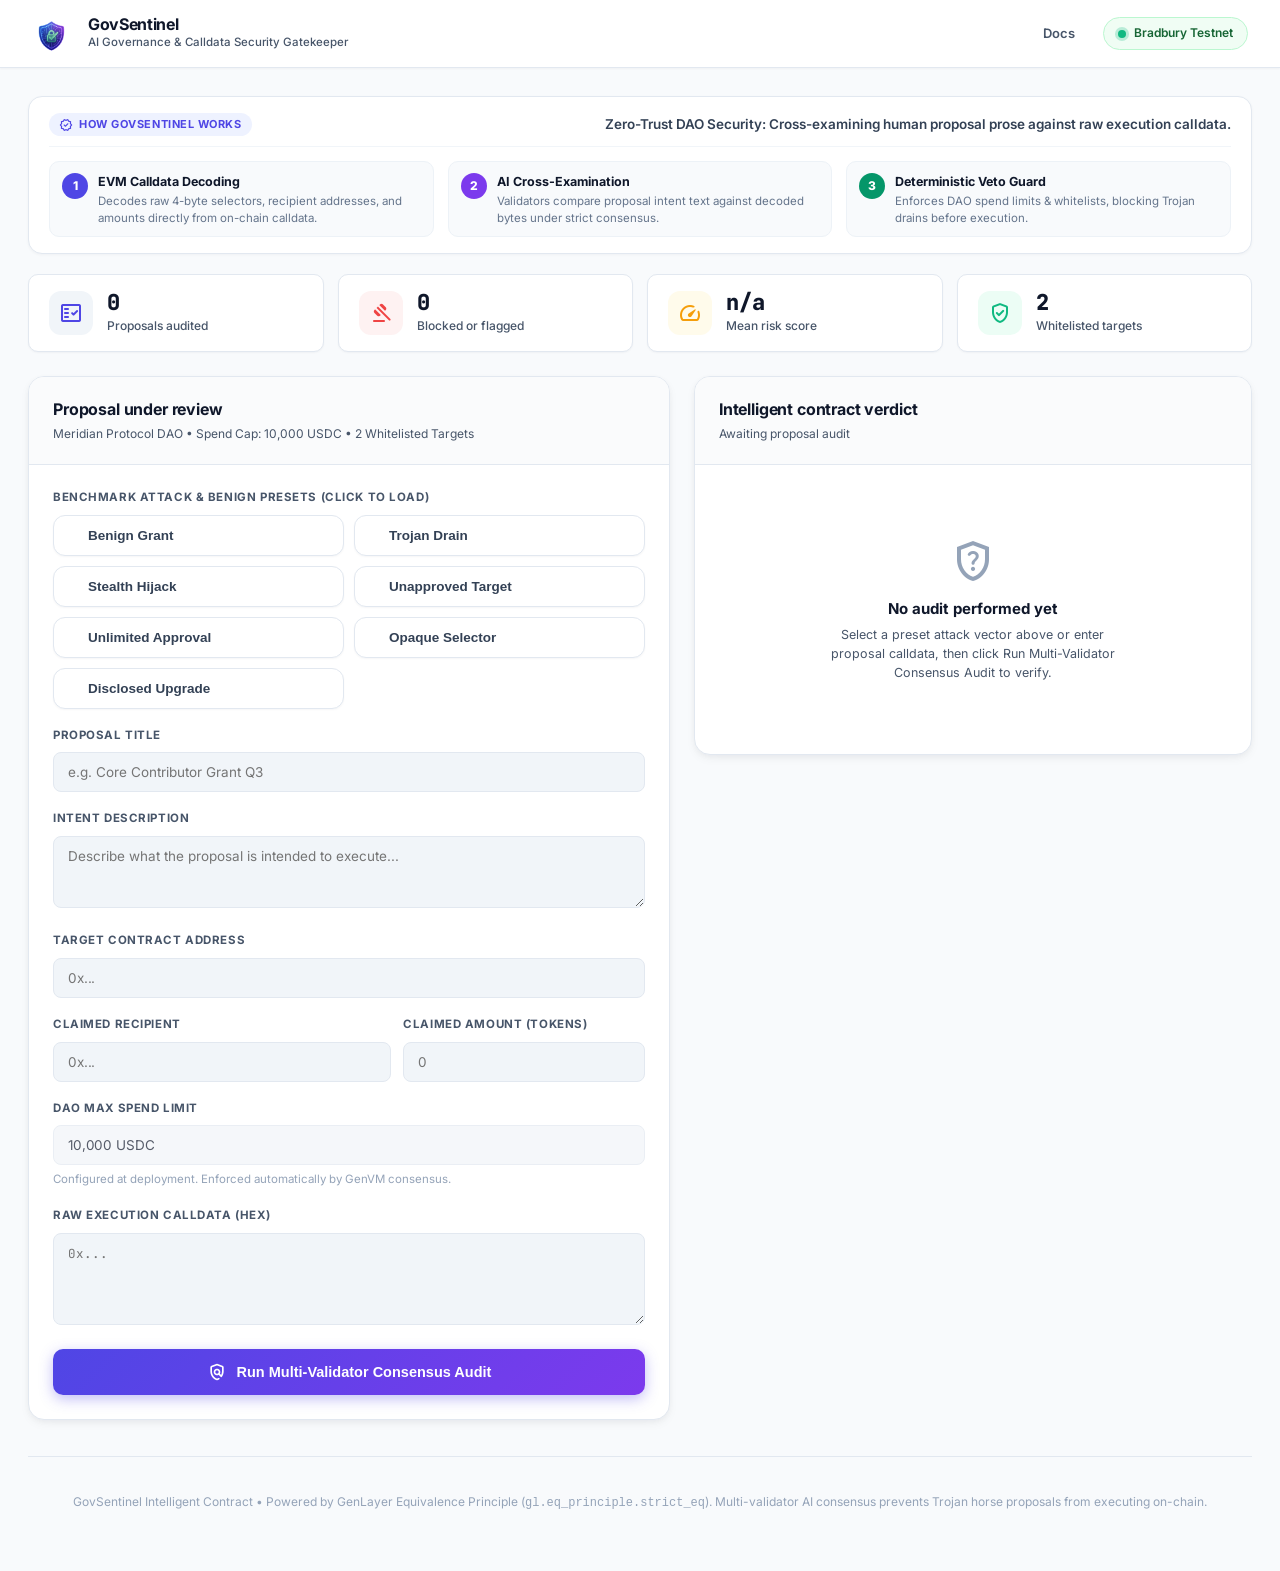
<file: index.html>
﻿<!DOCTYPE html>
<html lang="en">
<head>
  <meta charset="utf-8">
  <title>GovSentinel | Governance Security Console</title>
  <meta http-equiv="refresh" content="0; url=frontend/">
  <link rel="canonical" href="frontend/">
</head>
<body>
  <p>Redirecting to <a href="frontend/">GovSentinel Console</a>...</p>
  <script>window.location.replace("frontend/");</script>
</body>
</html>
</file>
<file: frontend/styles/main.css>
﻿:root {
  --bg: #f8fafc;
  --surface: #ffffff;
  --surface-sunken: #f1f5f9;
  --border: #e2e8f0;
  --border-strong: #cbd5e1;
  --ink: #0f172a;
  --ink-soft: #475569;
  --ink-faint: #94a3b8;

  --brand: #4f46e5;
  --brand-soft: #eef2ff;
  --brand-gradient: linear-gradient(135deg, #4f46e5 0%, #7c3aed 100%);

  --pass: #10b981;
  --veto: #ef4444;
  --flag: #f59e0b;
  --pass-soft: #ecfdf5;
  --veto-soft: #fef2f2;
  --flag-soft: #fffbeb;

  --radius: 16px;
  --radius-sm: 10px;
  --shadow-sm: 0 1px 2px rgba(15, 23, 42, .04);
  --shadow: 0 4px 12px -2px rgba(15, 23, 42, .06), 0 2px 6px -1px rgba(15, 23, 42, .04);
  --shadow-hover: 0 12px 24px -4px rgba(15, 23, 42, .10), 0 4px 8px -2px rgba(15, 23, 42, .05);
  --ease: cubic-bezier(.22, .61, .36, 1);

  --sans: "Inter", -apple-system, BlinkMacSystemFont, "Segoe UI", Roboto, sans-serif;
  --mono: "JetBrains Mono", ui-monospace, "SF Mono", Menlo, Consolas, monospace;

  color-scheme: light;
}

html {
  scroll-behavior: smooth;
  -webkit-overflow-scrolling: touch;
}

*, *::before, *::after { box-sizing: border-box; }

body {
  margin: 0;
  background: var(--bg);
  color: var(--ink);
  font-family: var(--sans);
  font-size: 14px;
  line-height: 1.55;
  -webkit-font-smoothing: antialiased;
}

.material-symbols-rounded {
  font-family: "Material Symbols Rounded", sans-serif;
  font-variation-settings: "FILL" 0, "wght" 400, "GRAD" 0, "opsz" 24;
  font-size: 20px;
  line-height: 1;
  user-select: none;
}

.mono { font-family: var(--mono); font-size: 12.5px; letter-spacing: -.01em; }

/* Navbar */
.navbar {
  display: flex;
  align-items: center;
  justify-content: space-between;
  height: 68px;
  padding: 0 32px;
  background: var(--surface);
  border-bottom: 1px solid var(--border);
  position: sticky;
  top: 0;
  z-index: 40;
  box-shadow: var(--shadow-sm);
}

.brand {
  display: flex;
  align-items: center;
  gap: 14px;
}

.brand-mark {
  width: 38px;
  height: 38px;
  border-radius: 10px;
  background: var(--brand-gradient);
  color: #ffffff;
  display: flex;
  align-items: center;
  justify-content: center;
  box-shadow: 0 4px 10px rgba(79, 70, 229, 0.3);
}

.brand-mark svg {
  width: 22px;
  height: 22px;
}

.brand-text {
  display: flex;
  flex-direction: column;
}

.brand-text strong {
  font-size: 16px;
  font-weight: 700;
  letter-spacing: -.02em;
  color: var(--ink);
  line-height: 1.2;
}

.brand-text small {
  font-size: 11.5px;
  color: var(--ink-soft);
  font-weight: 500;
}

.navbar-right {
  display: flex;
  align-items: center;
  gap: 16px;
}

.nav-link {
  font-size: 13px;
  font-weight: 600;
  color: var(--ink-soft);
  text-decoration: none;
  padding: 6px 12px;
  border-radius: var(--radius-sm);
  transition: all .15s ease;
}

.nav-link:hover {
  background: var(--surface-sunken);
  color: var(--brand);
}

.chain-badge {
  display: inline-flex;
  align-items: center;
  gap: 8px;
  padding: 6px 14px;
  background: #f0fdf4;
  border: 1px solid #bbf7d0;
  color: #166534;
  border-radius: 9999px;
  font-size: 12px;
  font-weight: 600;
}

.pulse {
  width: 8px;
  height: 8px;
  border-radius: 50%;
  background: var(--pass);
  box-shadow: 0 0 0 3px rgba(16, 185, 129, 0.25);
  animation: pulse-ring 2s infinite;
}

@keyframes pulse-ring {
  0% { transform: scale(0.95); box-shadow: 0 0 0 0 rgba(16, 185, 129, 0.4); }
  70% { transform: scale(1); box-shadow: 0 0 0 6px rgba(16, 185, 129, 0); }
  100% { transform: scale(0.95); box-shadow: 0 0 0 0 rgba(16, 185, 129, 0); }
}

.shell {
  max-width: 1340px;
  margin: 0 auto;
  padding: 28px 28px 48px;
}

/* How It Works Section */
.how-section {
  background: linear-gradient(180deg, #ffffff 0%, #f8fafc 100%);
  border: 1px solid var(--border);
  border-radius: var(--radius);
  padding: 32px 28px;
  margin-bottom: 24px;
  box-shadow: var(--shadow);
}

.how-header {
  text-align: center;
  max-width: 680px;
  margin: 0 auto 28px;
}

.badge-pill {
  display: inline-block;
  padding: 4px 12px;
  background: var(--brand-soft);
  color: var(--brand);
  font-size: 11px;
  font-weight: 700;
  letter-spacing: .06em;
  text-transform: uppercase;
  border-radius: 9999px;
  margin-bottom: 8px;
}

.how-header h2 {
  margin: 0 0 8px;
  font-size: 22px;
  font-weight: 800;
  letter-spacing: -.02em;
  color: var(--ink);
}

.how-header p {
  margin: 0;
  font-size: 13.5px;
  color: var(--ink-soft);
}

.how-grid {
  display: grid;
  grid-template-columns: repeat(3, 1fr);
  gap: 18px;
}

.how-card {
  background: var(--surface);
  border: 1px solid var(--border);
  border-radius: var(--radius-sm);
  padding: 22px;
  box-shadow: var(--shadow-sm);
  transition: all .2s var(--ease);
  display: flex;
  flex-direction: column;
}

.how-card:hover {
  transform: translateY(-3px);
  box-shadow: var(--shadow-hover);
  border-color: var(--border-strong);
}

.card-top {
  display: flex;
  align-items: center;
  justify-content: space-between;
  margin-bottom: 16px;
}

.bubble-num {
  font-size: 13px;
  font-weight: 800;
  font-family: var(--mono);
  color: var(--ink-faint);
  background: var(--surface-sunken);
  padding: 4px 10px;
  border-radius: 8px;
  border: 1px solid var(--border);
}

.icon-wrap {
  width: 40px;
  height: 40px;
  border-radius: 12px;
  display: flex;
  align-items: center;
  justify-content: center;
}

.icon-blue { background: #eff6ff; color: #2563eb; }
.icon-purple { background: #f5f3ff; color: #7c3aed; }
.icon-green { background: #ecfdf5; color: #059669; }

.icon-wrap .material-symbols-rounded {
  font-size: 22px;
}

.how-card h3 {
  margin: 0 0 8px;
  font-size: 15px;
  font-weight: 700;
  color: var(--ink);
  letter-spacing: -.01em;
}

.how-card p {
  margin: 0;
  font-size: 12.5px;
  color: var(--ink-soft);
  line-height: 1.5;
}

/* Metrics */
.metrics {
  display: grid;
  grid-template-columns: repeat(4, 1fr);
  gap: 14px;
  margin-bottom: 24px;
}

.metric {
  display: flex;
  align-items: center;
  gap: 14px;
  background: var(--surface);
  border: 1px solid var(--border);
  border-radius: var(--radius-sm);
  padding: 16px 20px;
  box-shadow: var(--shadow-sm);
}

.metric-icon {
  width: 44px;
  height: 44px;
  border-radius: 12px;
  background: var(--surface-sunken);
  color: var(--brand);
  display: flex;
  align-items: center;
  justify-content: center;
  font-size: 24px;
  flex-shrink: 0;
}

.metric-icon.is-veto { background: var(--veto-soft); color: var(--veto); }
.metric-icon.is-risk { background: var(--flag-soft); color: var(--flag); }
.metric-icon.is-ok { background: var(--pass-soft); color: var(--pass); }

.metric-value {
  margin: 0;
  font-size: 22px;
  font-weight: 800;
  font-family: var(--mono);
  color: var(--ink);
  line-height: 1.1;
}

.metric-label {
  margin: 2px 0 0;
  font-size: 12px;
  color: var(--ink-soft);
  font-weight: 500;
}

/* Workspace */
.workspace {
  display: grid;
  grid-template-columns: 1.15fr 1fr;
  gap: 24px;
  align-items: start;
}

.panel {
  background: var(--surface);
  border: 1px solid var(--border);
  border-radius: var(--radius);
  box-shadow: var(--shadow);
  overflow: hidden;
}

.panel-head {
  padding: 20px 24px;
  border-bottom: 1px solid var(--border);
  background: #fafbfc;
}

.panel-head h2 {
  margin: 0 0 3px;
  font-size: 16px;
  font-weight: 700;
  letter-spacing: -.01em;
  color: var(--ink);
}

.panel-sub {
  margin: 0;
  font-size: 12px;
  color: var(--ink-soft);
}

.panel-body {
  padding: 24px;
}

/* Presets - Original 2-Column Card Design */
.field {
  margin-bottom: 18px;
}

.field-label {
  display: block;
  font-size: 11.5px;
  font-weight: 700;
  color: var(--ink-soft);
  text-transform: uppercase;
  letter-spacing: .05em;
  margin-bottom: 8px;
}

.presets {
  display: grid;
  grid-template-columns: 1fr 1fr;
  gap: 10px;
}

.preset-btn, .preset {
  display: flex;
  align-items: center;
  gap: 10px;
  padding: 12px 16px;
  background: #ffffff;
  border: 1.5px solid #e2e8f0;
  border-radius: 12px;
  font-size: 13.5px;
  font-weight: 700;
  color: #334155;
  cursor: pointer;
  text-align: left;
  box-shadow: 0 1px 2px rgba(15, 23, 42, 0.04);
  transition: all .15s ease;
}

.preset-btn:hover, .preset:hover {
  background: #f8fafc;
  border-color: #cbd5e1;
}

.preset-btn.active, .preset.active, .preset-btn.is-active, .preset.is-active {
  background: #eef2ff;
  border-color: #4f46e5;
  color: #4f46e5;
  box-shadow: 0 0 0 1px #4f46e5;
}

.preset-dot {
  width: 8px;
  height: 8px;
  border-radius: 50%;
  flex-shrink: 0;
}

.preset-dot.pass { background: #10b981; }
.preset-dot.veto { background: #ef4444; }
.preset-dot.flag { background: #f59e0b; }
/* Inputs */
input[type="text"], input[type="number"], textarea {
  width: 100%;
  padding: 11px 14px;
  background: var(--surface-sunken);
  border: 1px solid var(--border);
  border-radius: 8px;
  font-family: inherit;
  font-size: 13.5px;
  color: var(--ink);
  transition: all .15s ease;
}

input:focus, textarea:focus {
  outline: none;
  background: #ffffff;
  border-color: var(--brand);
  box-shadow: 0 0 0 3px rgba(79, 70, 229, 0.12);
}

input:disabled {
  opacity: 0.7;
  cursor: not-allowed;
  background: #f1f5f9;
}

.field-row {
  display: grid;
  grid-template-columns: 1.4fr 1fr;
  gap: 12px;
}

.field-note {
  margin: 6px 0 0;
  font-size: 11.5px;
  color: var(--ink-faint);
}

.field-note.is-bad { color: var(--veto); font-weight: 500; }
.field-note.is-ok { color: var(--pass); font-weight: 500; }

.run-button {
  width: 100%;
  padding: 13px 20px;
  background: var(--brand-gradient);
  color: #ffffff;
  border: none;
  border-radius: 10px;
  font-size: 14.5px;
  font-weight: 700;
  cursor: pointer;
  display: flex;
  align-items: center;
  justify-content: center;
  gap: 10px;
  box-shadow: 0 4px 14px rgba(79, 70, 229, 0.35);
  transition: all .2s ease;
  margin-top: 10px;
}

.run-button:hover {
  transform: translateY(-1px);
  box-shadow: 0 6px 20px rgba(79, 70, 229, 0.45);
}

.run-button:disabled {
  opacity: 0.6;
  cursor: wait;
  transform: none;
}

/* Results & Verdict */
.empty-state {
  text-align: center;
  padding: 48px 24px;
}

.empty-icon {
  font-size: 48px;
  color: var(--ink-faint);
  margin-bottom: 12px;
}

.empty-title {
  margin: 0 0 6px;
  font-size: 15px;
  font-weight: 700;
  color: var(--ink);
}

.empty-copy {
  margin: 0 auto;
  max-width: 320px;
  font-size: 12.5px;
  color: var(--ink-soft);
  line-height: 1.5;
}

.verdict {
  display: flex;
  align-items: center;
  gap: 16px;
  padding: 16px 20px;
  border-radius: var(--radius-sm);
  margin-bottom: 20px;
  border: 1px solid transparent;
}

.verdict.is-passed {
  background: var(--pass-soft);
  border-color: #a7f3d0;
  color: #065f46;
}

.verdict.is-vetoed {
  background: var(--veto-soft);
  border-color: #fecaca;
  color: #991b1b;
}

.verdict.is-flagged {
  background: var(--flag-soft);
  border-color: #fde68a;
  color: #92400e;
}

.verdict-icon {
  font-size: 28px;
}

.verdict-status {
  margin: 0;
  font-size: 18px;
  font-weight: 800;
  letter-spacing: .04em;
}

.verdict-summary {
  margin: 2px 0 0;
  font-size: 12px;
  opacity: 0.9;
}

/* Gauge */
.gauge-row {
  display: grid;
  grid-template-columns: 140px 1fr;
  gap: 20px;
  align-items: center;
  background: var(--surface-sunken);
  border: 1px solid var(--border);
  border-radius: var(--radius-sm);
  padding: 16px;
  margin-bottom: 20px;
}

.gauge-wrap {
  position: relative;
  width: 140px;
  height: 140px;
}

.gauge {
  width: 100%;
  height: 100%;
  transform: rotate(-90deg);
}

.gauge-track {
  fill: none;
  stroke: var(--border);
  stroke-width: 10;
}

.gauge-arc {
  fill: none;
  stroke: var(--pass);
  stroke-width: 10;
  stroke-linecap: round;
  stroke-dasharray: 377;
  stroke-dashoffset: 377;
  transition: stroke-dashoffset .8s var(--ease), stroke .4s ease;
}

.gauge-center {
  position: absolute;
  top: 0; left: 0; right: 0; bottom: 0;
  display: flex;
  flex-direction: column;
  align-items: center;
  justify-content: center;
}

.gauge-value {
  font-size: 28px;
  font-weight: 800;
  font-family: var(--mono);
  color: var(--ink);
  line-height: 1;
}

.gauge-max {
  font-size: 11px;
  font-weight: 600;
  color: var(--ink-faint);
  margin-top: 2px;
}

.gauge-facts {
  display: grid;
  grid-template-columns: 1fr 1fr;
  gap: 10px;
  margin: 0;
}

.gauge-facts dt {
  font-size: 11px;
  color: var(--ink-faint);
  text-transform: uppercase;
  font-weight: 600;
}

.gauge-facts dd {
  margin: 1px 0 0;
  font-size: 13px;
  font-weight: 600;
  color: var(--ink);
}

/* Decoded Table */
.block {
  margin-bottom: 20px;
}

.block-title {
  display: flex;
  align-items: center;
  gap: 8px;
  margin: 0 0 10px;
  font-size: 13px;
  font-weight: 700;
  text-transform: uppercase;
  letter-spacing: .04em;
  color: var(--ink-soft);
}

.count-pill {
  padding: 2px 8px;
  background: var(--surface-sunken);
  border-radius: 9999px;
  font-size: 11px;
  color: var(--ink-soft);
}

.count-pill.is-hot {
  background: var(--veto-soft);
  color: var(--veto);
  font-weight: 700;
}

.decoded {
  width: 100%;
  border-collapse: collapse;
  background: var(--surface-sunken);
  border: 1px solid var(--border);
  border-radius: 8px;
  overflow: hidden;
}

.decoded th, .decoded td {
  padding: 10px 14px;
  font-size: 12.5px;
  text-align: left;
  border-bottom: 1px solid var(--border);
}

.decoded tr:last-child th, .decoded tr:last-child td {
  border-bottom: none;
}

.decoded th {
  width: 130px;
  color: var(--ink-faint);
  font-weight: 500;
}

.decoded td {
  font-weight: 600;
  color: var(--ink);
  word-break: break-all;
}

.decoded-extra {
  margin: 10px 0 0;
  padding: 8px 12px;
  background: var(--surface-sunken);
  border: 1px solid var(--border);
  border-radius: 8px;
  font-family: var(--mono);
  font-size: 11.5px;
  color: var(--ink-soft);
  word-break: break-all;
  overflow-wrap: anywhere;
}

/* Discrepancies */
.alert-box {
  background: var(--surface-sunken);
  border: 1px solid var(--border);
  border-radius: 8px;
  padding: 12px;
}

.alert-item {
  display: flex;
  align-items: flex-start;
  gap: 10px;
  padding: 9px 12px;
  background: var(--veto-soft);
  border-left: 3px solid var(--veto);
  border-radius: 6px;
  margin-bottom: 6px;
  font-size: 12.5px;
  color: #991b1b;
  word-break: break-all;
  overflow-wrap: anywhere;
}

.alert-item span {
  line-height: 1.45;
  word-break: break-all;
  overflow-wrap: anywhere;
}

.alert-item:last-child { margin-bottom: 0; }
.alert-item span { line-height: 1.4; }

.alert-item.is-soft {
  background: var(--flag-soft);
  border-left-color: var(--flag);
  color: #92400e;
}

.alert-item.is-clean {
  background: var(--pass-soft);
  border-left-color: var(--pass);
  color: #065f46;
}

/* Pipeline */
.pipeline {
  list-style: none;
  margin: 0;
  padding: 0;
  display: flex;
  flex-direction: column;
  gap: 10px;
}

.step {
  display: flex;
  align-items: center;
  gap: 12px;
  padding: 10px 14px;
  background: var(--surface-sunken);
  border: 1px solid var(--border);
  border-radius: 8px;
  transition: all .2s ease;
}

.step-dot {
  width: 28px;
  height: 28px;
  border-radius: 50%;
  background: #e2e8f0;
  color: var(--ink-faint);
  display: flex;
  align-items: center;
  justify-content: center;
  font-size: 16px;
  flex-shrink: 0;
}

.step[data-state="done"] .step-dot {
  background: var(--pass);
  color: #ffffff;
}

.step[data-state="running"] .step-dot {
  background: var(--brand);
  color: #ffffff;
  animation: spin 1s linear infinite;
}

.step-name {
  margin: 0;
  font-size: 13px;
  font-weight: 600;
  color: var(--ink);
}

.step-detail {
  margin: 1px 0 0;
  font-size: 11.5px;
  color: var(--ink-soft);
}

/* Footer */
.foot {
  text-align: center;
  margin-top: 36px;
  padding-top: 24px;
  border-top: 1px solid var(--border);
  font-size: 12px;
  color: var(--ink-faint);
}

@media (max-width: 1080px) {
  .how-grid { grid-template-columns: 1fr; }
  .workspace { grid-template-columns: 1fr; }
  .metrics { grid-template-columns: repeat(2, 1fr); }
}

@media (max-width: 640px) {
  .navbar { padding: 0 16px; }
  .shell { padding: 18px 16px 32px; }
  .metrics { grid-template-columns: 1fr; }
  .field-row { grid-template-columns: 1fr; }
  .gauge-row { grid-template-columns: 1fr; justify-items: center; }
}
</file>
